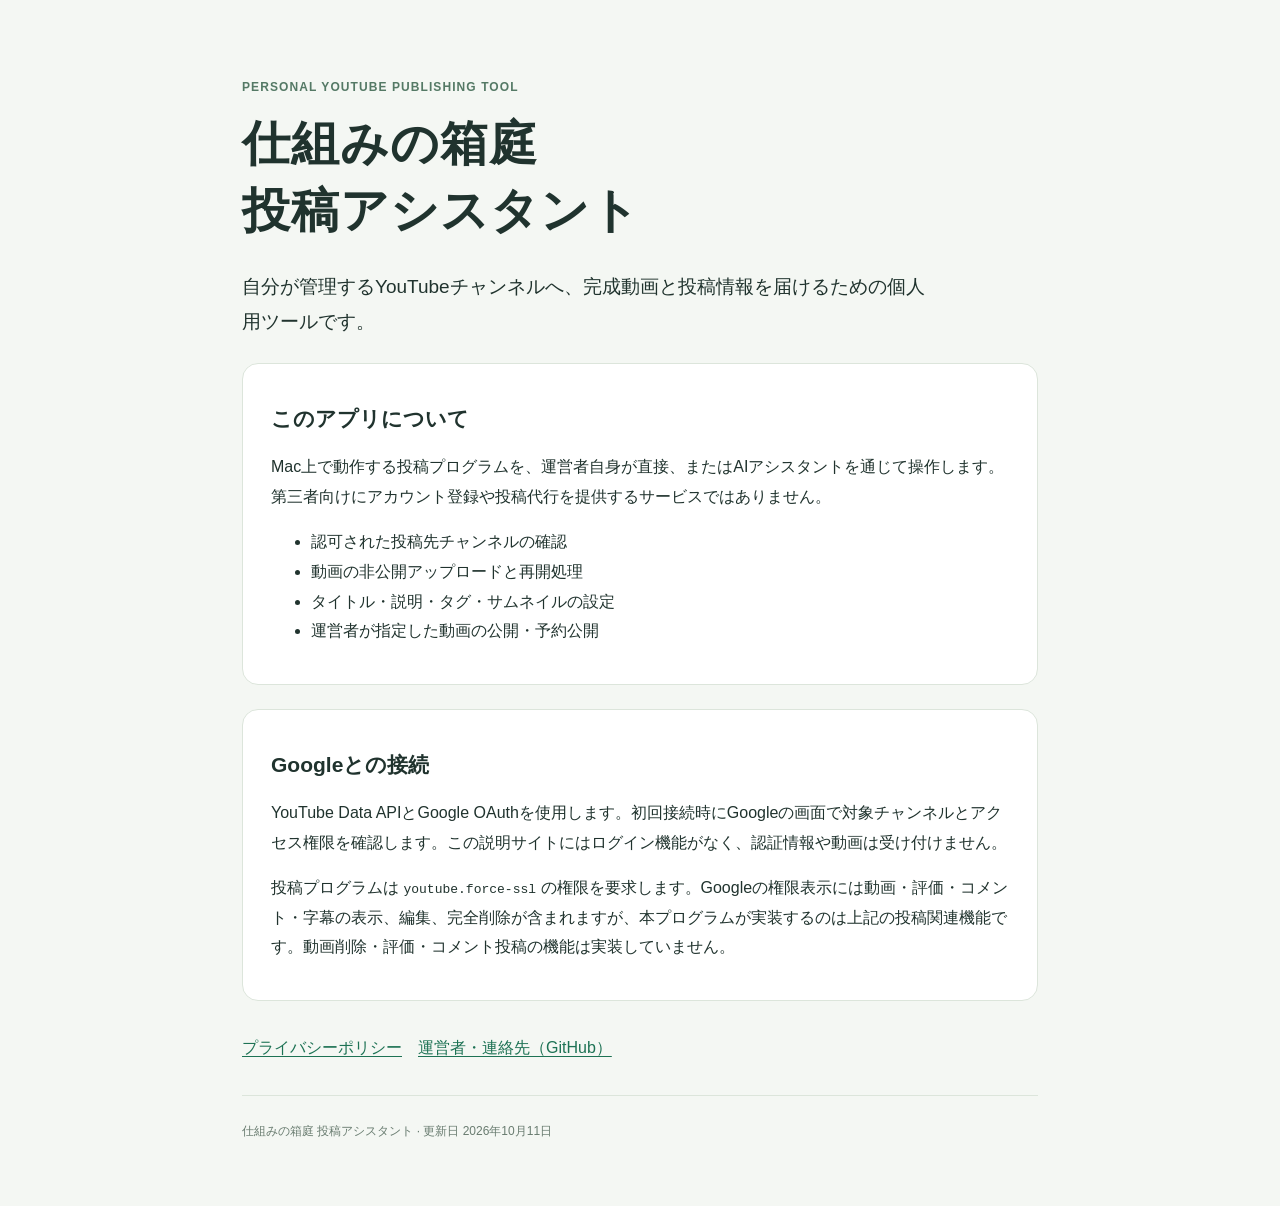
<file: index.html>
<!doctype html>
<html lang="ja">
<meta charset="utf-8">
<meta name="viewport" content="width=device-width, initial-scale=1">
<meta name="robots" content="noindex">
<title>仕組みの箱庭 投稿アシスタント</title>
<link rel="stylesheet" href="style.css">
<main>
  <p class="eyebrow">PERSONAL YOUTUBE PUBLISHING TOOL</p>
  <h1>仕組みの箱庭<br>投稿アシスタント</h1>
  <p class="lead">自分が管理するYouTubeチャンネルへ、完成動画と投稿情報を届けるための個人用ツールです。</p>
  <section>
    <h2>このアプリについて</h2>
    <p>Mac上で動作する投稿プログラムを、運営者自身が直接、またはAIアシスタントを通じて操作します。第三者向けにアカウント登録や投稿代行を提供するサービスではありません。</p>
    <ul>
      <li>認可された投稿先チャンネルの確認</li>
      <li>動画の非公開アップロードと再開処理</li>
      <li>タイトル・説明・タグ・サムネイルの設定</li>
      <li>運営者が指定した動画の公開・予約公開</li>
    </ul>
  </section>
  <section>
    <h2>Googleとの接続</h2>
    <p>YouTube Data APIとGoogle OAuthを使用します。初回接続時にGoogleの画面で対象チャンネルとアクセス権限を確認します。この説明サイトにはログイン機能がなく、認証情報や動画は受け付けません。</p>
    <p>投稿プログラムは <code>youtube.force-ssl</code> の権限を要求します。Googleの権限表示には動画・評価・コメント・字幕の表示、編集、完全削除が含まれますが、本プログラムが実装するのは上記の投稿関連機能です。動画削除・評価・コメント投稿の機能は実装していません。</p>
  </section>
  <nav><a href="privacy.html">プライバシーポリシー</a><a href="https://github.com/woods0918">運営者・連絡先（GitHub）</a></nav>
  <footer>仕組みの箱庭 投稿アシスタント · 更新日 2026年10月11日</footer>
</main>
</html>
</file>
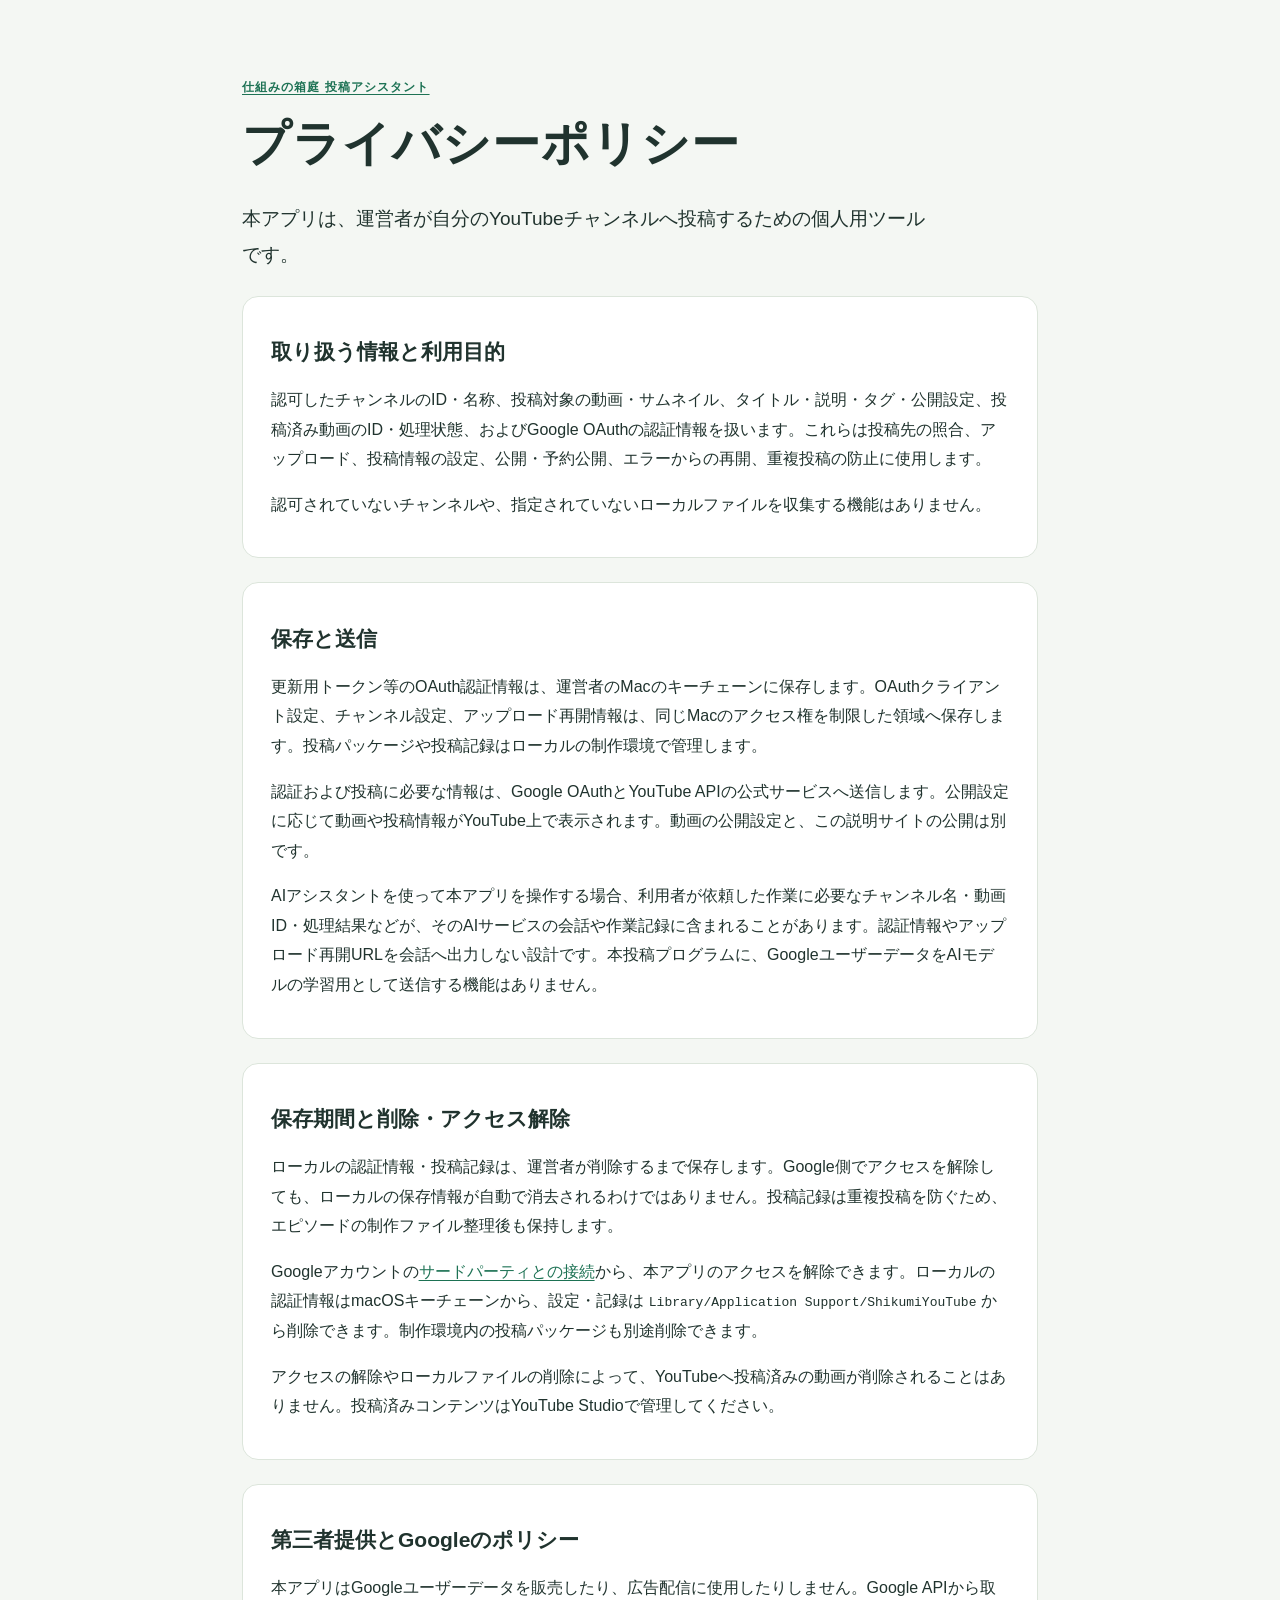
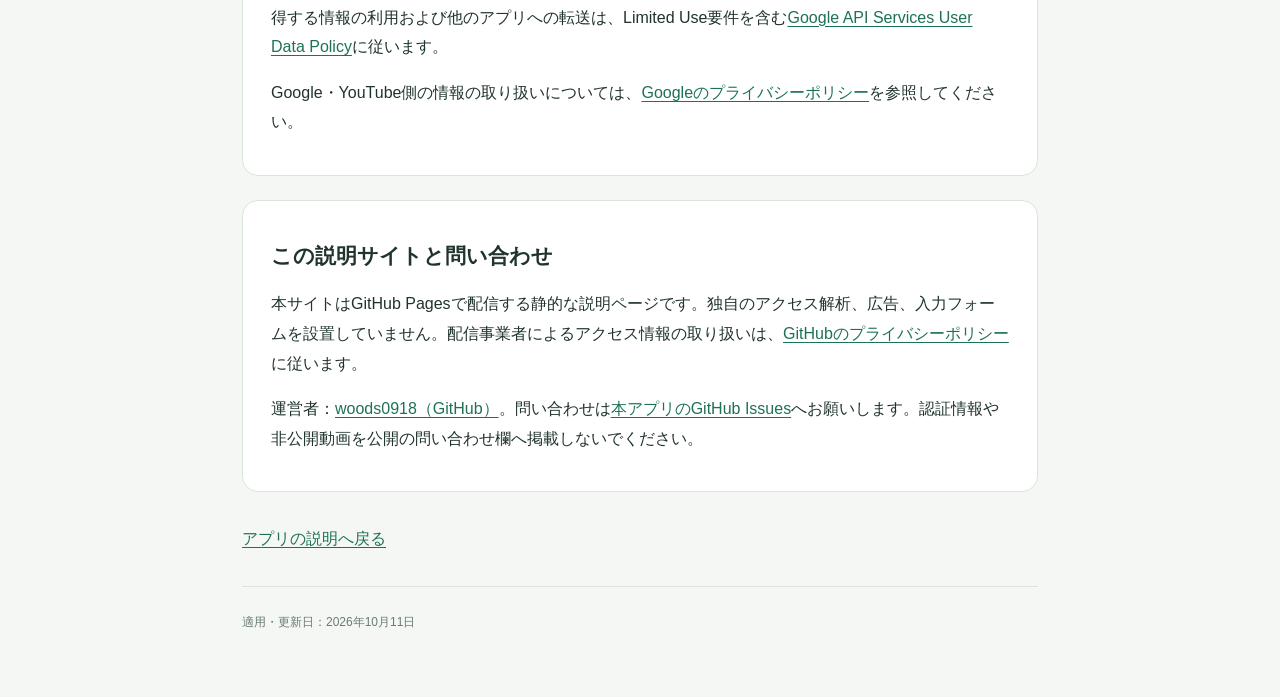
<file: privacy.html>
<!doctype html>
<html lang="ja">
<meta charset="utf-8">
<meta name="viewport" content="width=device-width, initial-scale=1">
<meta name="robots" content="noindex">
<title>プライバシーポリシー | 仕組みの箱庭 投稿アシスタント</title>
<link rel="stylesheet" href="style.css">
<main>
  <p class="eyebrow"><a href="index.html">仕組みの箱庭 投稿アシスタント</a></p>
  <h1>プライバシーポリシー</h1>
  <p class="lead">本アプリは、運営者が自分のYouTubeチャンネルへ投稿するための個人用ツールです。</p>
  <section>
    <h2>取り扱う情報と利用目的</h2>
    <p>認可したチャンネルのID・名称、投稿対象の動画・サムネイル、タイトル・説明・タグ・公開設定、投稿済み動画のID・処理状態、およびGoogle OAuthの認証情報を扱います。これらは投稿先の照合、アップロード、投稿情報の設定、公開・予約公開、エラーからの再開、重複投稿の防止に使用します。</p>
    <p>認可されていないチャンネルや、指定されていないローカルファイルを収集する機能はありません。</p>
  </section>
  <section>
    <h2>保存と送信</h2>
    <p>更新用トークン等のOAuth認証情報は、運営者のMacのキーチェーンに保存します。OAuthクライアント設定、チャンネル設定、アップロード再開情報は、同じMacのアクセス権を制限した領域へ保存します。投稿パッケージや投稿記録はローカルの制作環境で管理します。</p>
    <p>認証および投稿に必要な情報は、Google OAuthとYouTube APIの公式サービスへ送信します。公開設定に応じて動画や投稿情報がYouTube上で表示されます。動画の公開設定と、この説明サイトの公開は別です。</p>
    <p>AIアシスタントを使って本アプリを操作する場合、利用者が依頼した作業に必要なチャンネル名・動画ID・処理結果などが、そのAIサービスの会話や作業記録に含まれることがあります。認証情報やアップロード再開URLを会話へ出力しない設計です。本投稿プログラムに、GoogleユーザーデータをAIモデルの学習用として送信する機能はありません。</p>
  </section>
  <section>
    <h2>保存期間と削除・アクセス解除</h2>
    <p>ローカルの認証情報・投稿記録は、運営者が削除するまで保存します。Google側でアクセスを解除しても、ローカルの保存情報が自動で消去されるわけではありません。投稿記録は重複投稿を防ぐため、エピソードの制作ファイル整理後も保持します。</p>
    <p>Googleアカウントの<a href="https://myaccount.google.com/connections">サードパーティとの接続</a>から、本アプリのアクセスを解除できます。ローカルの認証情報はmacOSキーチェーンから、設定・記録は <code>Library/Application Support/ShikumiYouTube</code> から削除できます。制作環境内の投稿パッケージも別途削除できます。</p>
    <p>アクセスの解除やローカルファイルの削除によって、YouTubeへ投稿済みの動画が削除されることはありません。投稿済みコンテンツはYouTube Studioで管理してください。</p>
  </section>
  <section>
    <h2>第三者提供とGoogleのポリシー</h2>
    <p>本アプリはGoogleユーザーデータを販売したり、広告配信に使用したりしません。Google APIから取得する情報の利用および他のアプリへの転送は、Limited Use要件を含む<a href="https://developers.google.com/terms/api-services-user-data-policy">Google API Services User Data Policy</a>に従います。</p>
    <p>Google・YouTube側の情報の取り扱いについては、<a href="https://policies.google.com/privacy">Googleのプライバシーポリシー</a>を参照してください。</p>
  </section>
  <section>
    <h2>この説明サイトと問い合わせ</h2>
    <p>本サイトはGitHub Pagesで配信する静的な説明ページです。独自のアクセス解析、広告、入力フォームを設置していません。配信事業者によるアクセス情報の取り扱いは、<a href="https://docs.github.com/en/site-policy/privacy-policies/github-general-privacy-statement">GitHubのプライバシーポリシー</a>に従います。</p>
    <p>運営者：<a href="https://github.com/woods0918">woods0918（GitHub）</a>。問い合わせは<a href="https://github.com/woods0918/shikumi-youtube-uploader/issues">本アプリのGitHub Issues</a>へお願いします。認証情報や非公開動画を公開の問い合わせ欄へ掲載しないでください。</p>
  </section>
  <nav><a href="index.html">アプリの説明へ戻る</a></nav>
  <footer>適用・更新日：2026年10月11日</footer>
</main>
</html>
</file>
<file: style.css>
:root{color-scheme:light;font-family:-apple-system,BlinkMacSystemFont,"Hiragino Kaku Gothic ProN","Noto Sans JP",sans-serif;color:#20332e;background:#f4f7f3;line-height:1.85}*{box-sizing:border-box}body{margin:0}main{max-width:860px;margin:0 auto;padding:64px 32px}h1{font-size:clamp(30px,6vw,48px);line-height:1.4;letter-spacing:.02em;margin:12px 0 24px}h2{font-size:21px;line-height:1.5}p,li{font-size:16px}.eyebrow{color:#547965;font-size:12px;font-weight:700;letter-spacing:.09em}.lead{font-size:19px;max-width:700px}section{background:white;border:1px solid #dce5db;border-radius:16px;padding:22px 28px;margin:24px 0}a{color:#1d7254;text-underline-offset:3px}code{font-size:13px;overflow-wrap:anywhere}nav{display:flex;flex-wrap:wrap;gap:16px;margin:32px 0}footer{font-size:12px;color:#697c70;border-top:1px solid #dce5db;padding-top:24px}@media(max-width:600px){main{padding:30px 20px}section{padding:16px 20px}.lead{font-size:17px}}
</file>
